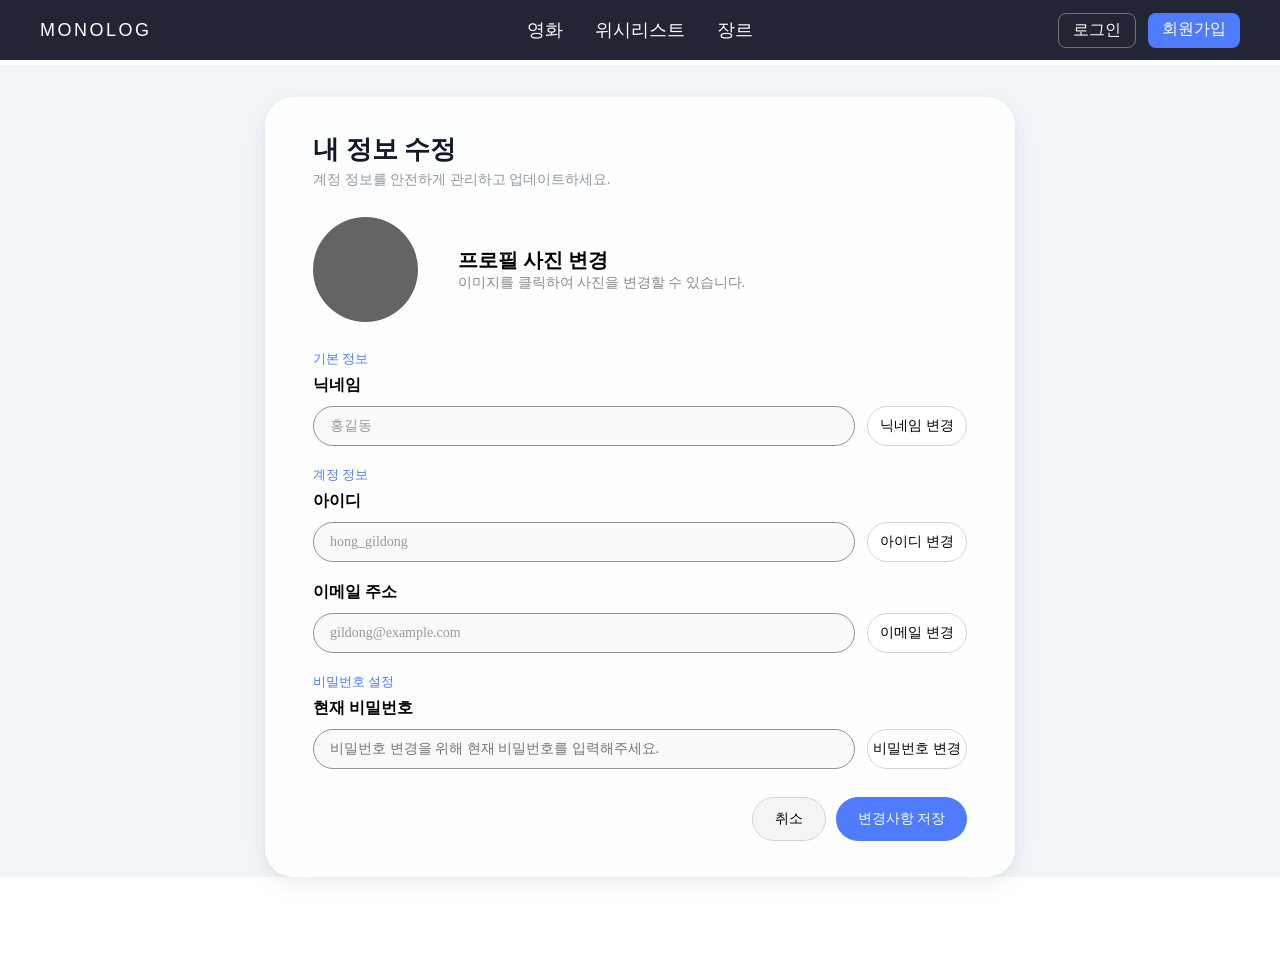
<file: editpage.html>
<!DOCTYPE html>
<html lang="ko">

<head>
    <meta charset="UTF-8" />
    <title>내 정보 수정</title>
    <link rel="stylesheet" href="css/editpage.css" />
    <link rel="stylesheet" href="css/header.css" />
</head>

<body>
    <!-- HEADER -->
    <header class="navbar"></header>

    <!-- PAGE -->
    <main class="page">
        <section class="content">
            <!-- TITLE -->
            <h1>내 정보 수정</h1>
            <p class="desc">계정 정보를 안전하게 관리하고 업데이트하세요.</p>

            <!-- PROFILE -->
            <div class="profile-area">
                <div class="avatar"></div>

                <div class="profile-text">
                    <div class="profile-title">프로필 사진 변경</div>
                    <div class="profile-sub">
                        이미지를 클릭하여 사진을 변경할 수 있습니다.
                    </div>
                </div>
            </div>

            <!-- NICKNAME -->
            <div class="field">
                <span class="field-guide">기본 정보</span>
                <label>닉네임</label>

                <div class="input-wrap">
                    <input value="홍길동" disabled />
                    <button type="button" onclick="openPopup('nickname')">
                        닉네임 변경
                    </button>

                </div>
            </div>

            <!-- ID -->
            <div class="field">
                <span class="field-guide">계정 정보</span>
                <label>아이디</label>

                <div class="input-wrap">
                    <input value="hong_gildong" disabled />
                    <button type="button" onclick="openPopup('id')">
                        아이디 변경
                    </button>
                </div>
            </div>

            <!-- EMAIL -->
            <div class="field">
                <label>이메일 주소</label>

                <div class="input-wrap">
                    <input value="gildong@example.com" disabled />
                    <button type="button" onclick="openPopup('email')">
                        이메일 변경
                    </button>
                </div>
            </div>

            <!-- PASSWORD -->
            <div class="field">
                <span class="field-guide">비밀번호 설정</span>
                <label>현재 비밀번호</label>

                <div class="input-wrap">
                    <input placeholder="비밀번호 변경을 위해 현재 비밀번호를 입력해주세요." disabled />
                    <button type="button" onclick="openPopup('password')">
                        비밀번호 변경
                    </button>
                </div>
            </div>

            <!-- ACTIONS -->
            <div class="actions">
                <button class="cancel">취소</button>
                <button class="save">변경사항 저장</button>
            </div>
        </section>
    </main>

    <!-- TOAST -->
    <div id="toast" class="toast hidden"></div>

    <!-- MODAL -->
    <div id="modal" class="modal hidden" onclick="outsideClose(event)">
        <div class="modal-box" id="modalBox">
            <div class="modal-header">
                <span id="modal-title"></span>
                <button class="close" onclick="closeModal()">✕</button>
            </div>

            <div id="modal-body"></div>

            <button class="modal-save" onclick="saveChange()">
                변경 내용 저장
            </button>
        </div>
    </div>

    <script src="js/editpage.js"></script>
    <script src="js/header.js"></script>
</body>

</html>
</file>
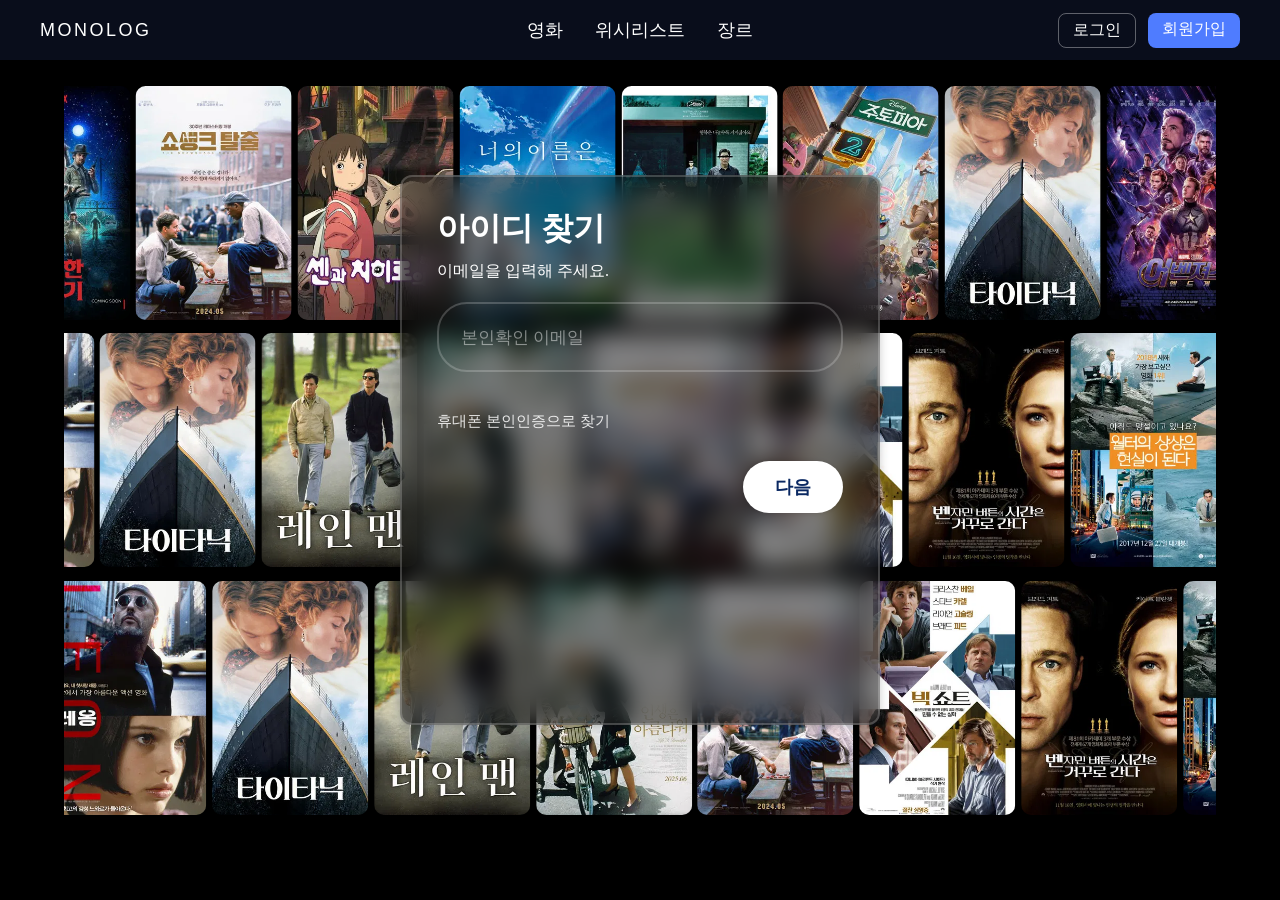
<file: find_id.html>
<!DOCTYPE html>
<html lang="en">

<head>
    <meta charset="UTF-8">
    <meta name="viewport" content="width=device-width, initial-scale=1.0">
    <title>로그인</title>
    <link rel="stylesheet" href="css/find_id.css">
    <link rel="stylesheet" href="css/slider.css">
    <link rel="stylesheet" href="css/header.css">
</head>

<body>
    <!-- 헤더 -->
    <header class="navbar"></header>


    <!-- 슬라이더 영역 -->
    <div class="slider-bg">
        <div class="slider-container">
            <div class="slider-track" id="sliderTrack" data-direction="left" data-speed="0.06" data-start="1">
                <!-- JS에서 이미지 자동 생성 -->
            </div>
        </div>
        <div class="slider-container">
            <div class="slider-track" id="sliderTrack" id="sliderTrack" data-direction="right" data-speed="0.07"
                data-start="30">
                <!-- JS에서 이미지 자동 생성 -->
            </div>
        </div>
        <div class="slider-container">
            <div class="slider-track" id="sliderTrack" id="sliderTrack" data-direction="left" data-speed="0.1"
                data-start="30">
                <!-- JS에서 이미지 자동 생성 -->
            </div>
        </div>
    </div>
    <div class="content">
        <form action="">
            <h2>아이디 찾기</h2>
            <span>이메일을 입력해 주세요.</span>
            <div class="input-box">
                <input type="text" placeholder="본인확인 이메일" required>
            </div>
            <div class="remember">
                <label>
                    <a href="#">휴대폰 본인인증으로 찾기</a>
                </label>
            </div>
            <button type="submit" class="btnn">다음</button>
        </form>
    </div>

    <script src="js/slider.js"></script>
    <script src="js/header.js"></script>

</body>

</html>
</file>
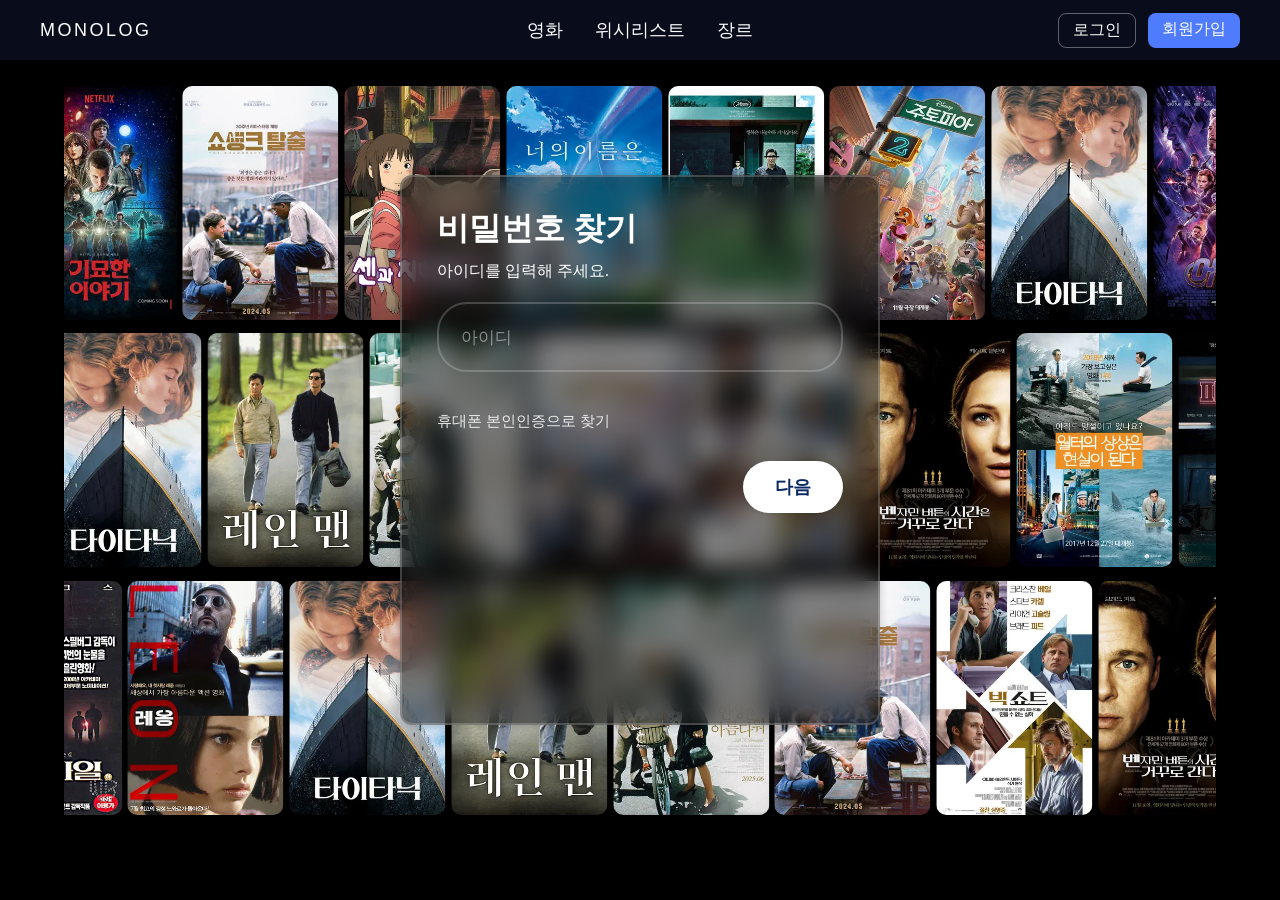
<file: find_pwd.html>
<!DOCTYPE html>
<html lang="en">

<head>
    <meta charset="UTF-8">
    <meta name="viewport" content="width=device-width, initial-scale=1.0">
    <title>로그인</title>
    <link rel="stylesheet" href="css/find_pwd.css">
    <link rel="stylesheet" href="css/slider.css">
    <link rel="stylesheet" href="css/header.css">
</head>

<body>
    <!-- 헤더 -->
    <header class="navbar"></header>


    <!-- 슬라이더 영역 -->
    <div class="slider-bg">
        <div class="slider-container">
            <div class="slider-track" id="sliderTrack" data-direction="left" data-speed="0.06" data-start="1">
                <!-- JS에서 이미지 자동 생성 -->
            </div>
        </div>
        <div class="slider-container">
            <div class="slider-track" id="sliderTrack" id="sliderTrack" data-direction="right" data-speed="0.07"
                data-start="30">
                <!-- JS에서 이미지 자동 생성 -->
            </div>
        </div>
        <div class="slider-container">
            <div class="slider-track" id="sliderTrack" id="sliderTrack" data-direction="left" data-speed="0.1"
                data-start="30">
                <!-- JS에서 이미지 자동 생성 -->
            </div>
        </div>
    </div>
    <div class="content">
        <form action="">
            <h2>비밀번호 찾기</h2>
            <span>아이디를 입력해 주세요.</span>
            <div class="input-box">
                <input type="text" placeholder="아이디" required>
                <i class="ri-user-fill"></i>
            </div>
            <div class="remember">
                <label>
                    <a href="#">휴대폰 본인인증으로 찾기</a>
                </label>
            </div>
            <button type="submit" class="btnn">다음</button>
        </form>
    </div>
    <script src="js/slider.js"></script>
    <script src="js/header.js"></script>
</body>

</html>
</file>
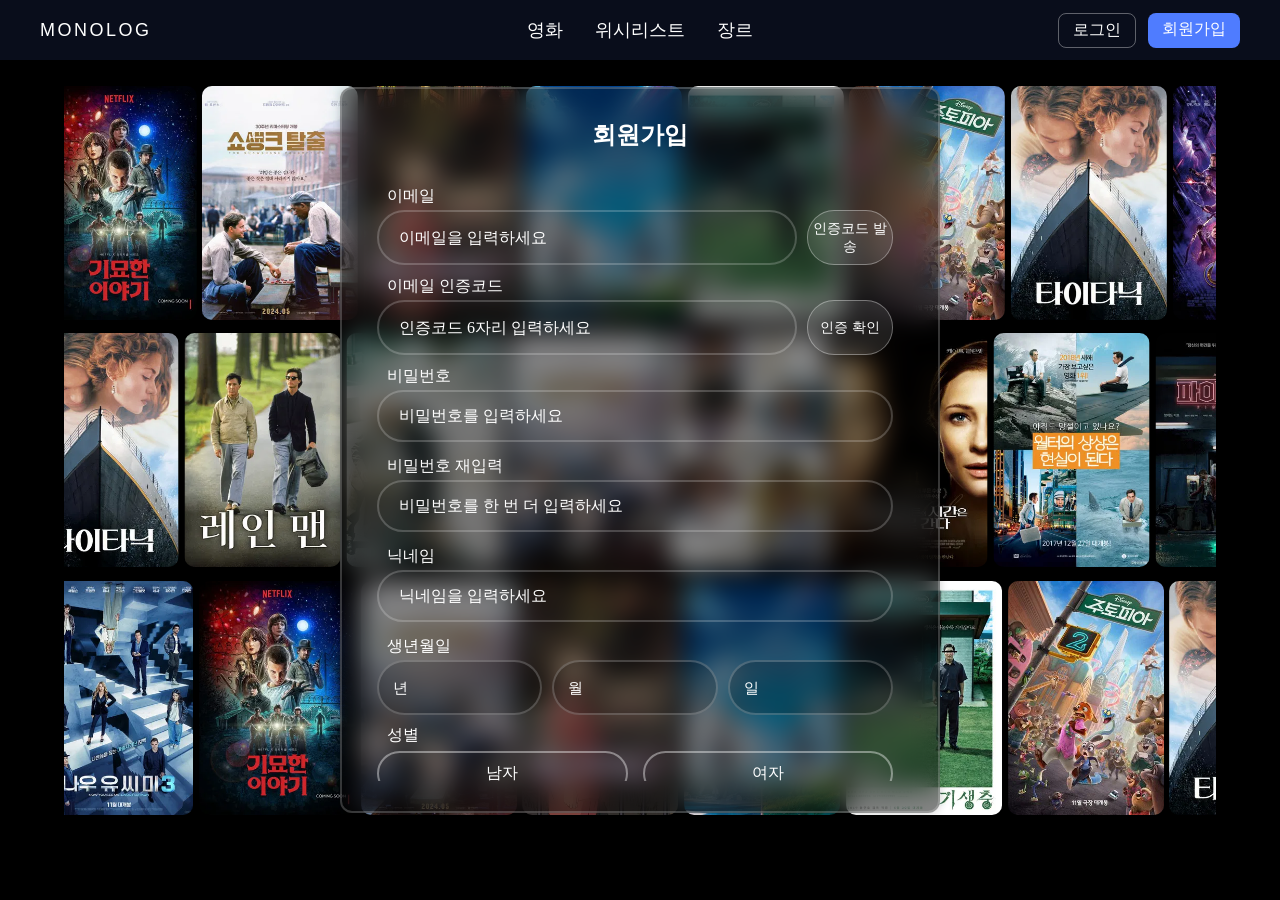
<file: join.html>
﻿<!DOCTYPE html>
<html lang="ko">

<head>
    <meta charset="UTF-8" />
    <meta name="viewport" content="width=device-width, initial-scale=1.0" />
    <title>회원가입</title>
    <link rel="stylesheet" href="css/join.css">
    <link rel="stylesheet" href="css/slider.css">
    <link rel="stylesheet" href="css/header.css">
</head>

<body>
    <header class="navbar"></header>

    <div class="slider-bg">
        <div class="slider-container">
            <div class="slider-track" data-direction="left" data-speed="0.06" data-start="1"></div>
        </div>
        <div class="slider-container">
            <div class="slider-track" data-direction="right" data-speed="0.07" data-start="30"></div>
        </div>
        <div class="slider-container">
            <div class="slider-track" data-direction="left" data-speed="0.10" data-start="50"></div>
        </div>
    </div>

    <div class="content">
        <h2>회원가입</h2>
        <form>
            <div class="input-box">
                <span>이메일</span>
                <div class="line-box">
                    <input type="email" id="email" placeholder="이메일을 입력하세요" required />
                    <button type="button" id="sendCodeBtn" class="verify-btn">인증코드 발송</button>
                </div>
            </div>
            <div class="input-box verify-code-box">
                <span>이메일 인증코드</span>
                <div class="line-box">
                    <input type="text" id="emailCode" placeholder="인증코드 6자리 입력하세요" />
                    <button type="button" id="confirmCodeBtn" class="verify-btn">인증 확인</button>
                </div>
            </div>

            <div class="input-box">
                <span>비밀번호</span>
                <input type="password" id="password" placeholder="비밀번호를 입력하세요" required autocomplete="new-password" />
            </div>

            <div class="input-box">
                <span>비밀번호 재입력</span>
                <input type="password" id="repassword" placeholder="비밀번호를 한 번 더 입력하세요" required autocomplete="new-password" />
            </div>

            <div class="input-box">
                <span>닉네임</span>
                <input type="text" id="nickname" placeholder="닉네임을 입력하세요" required />
            </div>

            <div class="input-box birth-box">
                <span>생년월일</span>
                <div class="birth-select-row">
                    <select id="birthYear" required>
                        <option value="">년</option>
                    </select>
                    <select id="birthMonth" required>
                        <option value="">월</option>
                    </select>
                    <select id="birthDay" required>
                        <option value="">일</option>
                    </select>
                </div>
            </div>

            <span>성별</span>
            <div class="gender-box">
                <button type="button" class="gender-btn" data-gender="male">남자</button>
                <button type="button" class="gender-btn" data-gender="female">여자</button>
                <input type="hidden" name="gender" id="gender" required />
            </div>

            <button type="submit" class="btnn">회원가입</button>
        </form>
    </div>

    <script src="js/slider.js"></script>
    <script src="js/join.js"></script>
    <script src="js/header.js"></script>
</body>

</html>
</file>
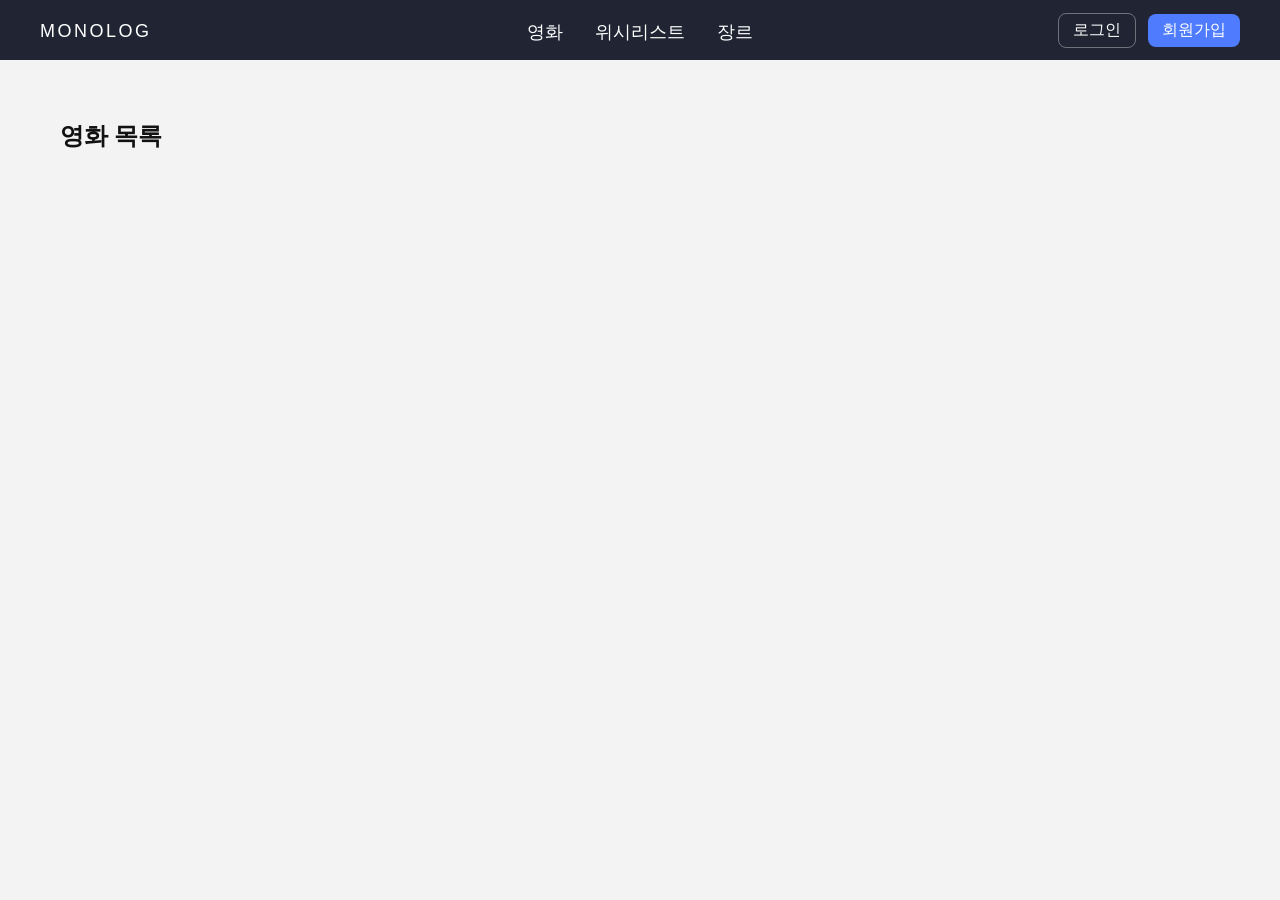
<file: movielist.html>
﻿<!DOCTYPE html>
<html lang="ko">

<head>
    <meta charset="UTF-8">
    <meta name="viewport" content="width=device-width, initial-scale=1.0">
    <title>영화 목록</title>
    <link rel="stylesheet" href="css/movielist.css">
    <link rel="stylesheet" href="css/header.css">
</head>

<body>
    <header class="navbar"></header>

    <main class="container">
        <h2 class="page-title">영화 목록</h2>
        <section id="movieGrid" class="movie-grid"></section>
        <div id="pagination" class="pagination"></div>
    </main>

    <script src="js/movielist.js"></script>
    <script src="js/header.js"></script>
</body>

</html>
</file>
<file: css/editpage.css>
/* RESET */

html,
body {
    height: 100%;
    margin: 0;
    font-family: Pretendard, -apple-system, BlinkMacSystemFont, sans-serif;
}

* {
    box-sizing: border-box;
}

button {
    cursor: pointer;
}

a {
    text-decoration: none;
}

/* PAGE */

.page {
    margin-top: 65px;   
    background: #f1f5f9;
    display: flex;
    justify-content: center;
    align-items: flex-start;
    padding-top: 32px;
}

.profile-title {
    font-weight: 600;
    font-size: 20px;
    margin-left: 20px;
}

.profile-sub {
    font-weight: 400;
    font-size: 14px;
    color: #898989;
    margin-left: 20px;
}


/* CONTENT (핵심) */

.content {
    width: 100%;
    max-width: 750px;
    /* ⬅️ 가로폭 줄임 (사진 느낌) */
    background: #fdfefe;
    border-radius: 28px;
    padding: 40px 48px 36px;
    box-shadow:
        0 8px 24px rgba(15, 23, 42, 0.06),
        0 2px 6px rgba(15, 23, 42, 0.04);
}


/* TITLE */

h1 {
    margin: -5px 0 0;
    font-size: 26px;
    color: #111827;
}

.desc {
    margin: 4px 0 28px;
    font-size: 14px;
    color: #6b7280bd;
}


/* PROFILE */

.profile-area {
    display: flex;
    align-items: center;
    margin-bottom: 28px;
}

.avatar {
    width: 105px;
    height: 105px;
    border-radius: 50%;
    background: #636465;
    margin-right: 20px;
    border: none;
}


/* FIELD */

.field {
    margin-bottom: 20px;
}

.field-guide {
    display: block;
    font-size: 13px;
    font-weight: 500;
    color: #4F7CFF;
    margin-bottom: -8px;
}

.field label {
    font-size: 16px;
    font-weight: 600;
    color: #000000;
    margin-top: 15px;
    margin-bottom: 10px;
    display: block;
}

.input-wrap {
    display: flex;
    gap: 12px;
}

.input-wrap input {
    flex: 1;
    height: 40px;
    padding: 0 16px;
    border-radius: 30px;
    border: 1px solid #929292;
    background: #f9fafb;
    font-size: 14px;
    color: #636363a3;
}

.input-wrap button {
    width: 100px;
    height: 40px;
    border-radius: 30px;
    border: 1px solid #d1d5db;
    background: #fff;
    font-size: 14px;
}


/* ACTIONS */

.actions {
    display: flex;
    justify-content: flex-end;
    margin-top: 28px;
}

.cancel,
.save {
    height: 44px;
    padding: 0 22px;
    border-radius: 12px;
    font-size: 14px;
}

.cancel {
    background: #f3f4f6;
    border: 1px solid #d1d5db;
    border-radius: 30px;
}

.save {
    margin-left: 10px;
    background: #4F7CFF;
    color: #fff;
    border: none;
    border-radius: 30px;
}


/* MODAL */

.modal {
    position: fixed;
    inset: 0;
    background: rgba(0, 0, 0, 0.35);
    backdrop-filter: blur(6px);
    display: flex;
    justify-content: center;
    align-items: center;
    z-index: 9999;
}

.modal.hidden {
    display: none;
}

/* MODAL BOX (공통) */

.modal-box {
    width: 400px;
    border-radius: 22px;
    background: #fff;
    padding: 26px 28px 24px;
    box-shadow: 0 20px 40px rgba(0, 0, 0, 0.15);
}


/* HEADER */

.modal-header {
    display: flex;
    justify-content: space-between;
    align-items: center;
}

.modal-header span {
    font-size: 18px;
    font-weight: 700;
    color: #111;
}

.close {
    border: none;
    background: none;
    font-size: 18px;
    color: #9ca3af;
    cursor: pointer;
}


/* SAVE BUTTON (공통) */

.modal-save {
    margin-top: 22px;
    width: 100%;
    height: 44px;
    border-radius: 999px;
    border: none;
    background: #4f7cff;
    color: #fff;
    font-size: 14px;
    font-weight: 600;
    cursor: pointer;
}


/* GUIDE TEXT (공통) */

.modal-box .guide {
    font-size: 12px;
    font-weight: 400;
    color: #000000;
    margin: 14px 10px 10px;
}

.modal-box .guide:first-child {
    margin-top: 6px;
}


/* NICKNAME / ID */

.modal-box.nickname #modal-body,
.modal-box.id #modal-body {
    margin-top: 18px;
}

.modal-box.nickname input,
.modal-box.id input {
    width: 100%;
    height: 44px;
    border-radius: 999px;
    border: 1px solid #d1d5db;
    padding: 0 16px;
    font-size: 14px;
}

.modal-box.nickname .guide:last-of-type,
.modal-box.id .guide:last-of-type {
    font-size: 11.5px;
    color: #a1a1aa;
    margin-top: 6px;
}


/* EMAIL (사진 그대로) */

.modal-box.email {
    width: 400px;
}

.modal-box.email #modal-body {
    margin-top: 18px;
}

.modal-box.email label {
    font-size: 13px;
    font-weight: 600;
    color: #111;
    margin: 14px 0 6px;
    display: block;
}

.modal-box.input.email2 {
    width: 300px;
}

/* 위: 이메일 + 코드전송 */
.modal-box.email2 .send-code {
    display: flex;
    gap: 10px;
}

.modal-box.email .email-row input {
    flex: 1;
    height: 44px;
    border-radius: 999px;
    border: 1px solid #d1d5db;
    padding: 0 16px;
    font-size: 14px;
}

/* 코드 전송 버튼 */
.modal-box.email .send-code {
    width: 88px;
    height: 44px;
    border-radius: 999px;
    border: 1px solid #d1d5db;
    background: #fff;
    font-size: 13px;
    font-weight: 500;
    cursor: pointer;
    color: #a1a1aa;
    margin-left: 1.5px;
}

/* 아래: 인증 코드 (길게) */
.modal-box.email>#modal-body>input {
    width: 250px;
    height: 44px;
    border-radius: 999px;
    border: 1px solid #d1d5db;
    padding: 0 16px;
    font-size: 14px;
    margin-top: 4px;
}


/* PASSWORD */

.modal-box.password #modal-body {
    margin-top: 18px;
}

.modal-box.password input {
    width: 100%;
    height: 44px;
    border-radius: 999px;
    border: 1px solid #d1d5db;
    padding: 0 16px;
    font-size: 14px;
}

/* TOAST */

.toast {
    width: 400px;
    text-align: center;
    position: fixed;
    bottom: 20px;
    left: 50%;
    transform: translateX(-50%);
    background: #4F7CFF;
    color: #fff;
    padding: 12px 24px;
    border-radius: 30px;
    font-size: 14px;
    z-index: 10000;
}

.toast.hidden {
    display: none;
}
</file>
<file: css/header.css>
/* 공통 스타일 */
* {
    margin: 0;
    padding: 0;
    box-sizing: border-box;
    font-family: 'Pretendard';
    list-style: none;
}

a {
    font-family: 'Pretendard';
    color: inherit;
    text-decoration: none;
}
.logo a {
    font-family: 'Poppins', sans-serif;
    font-weight: 300;
    letter-spacing: 2.5px;
}


:root {
    --main-blue: #4f7cff;
    --main-background: #101522;
}

/*---------------------------------------*/

.navbar a {
    font-size: 18px;
}

.navbar {
    position: fixed;
    top: 0;
    width: 100%;
    height: 60px;
    z-index: 10000;

    display: flex;
    justify-content: space-between;
    align-items: center;
    padding: 16px 40px;

    background-color: rgba(10, 15, 30, 0.9);
    font-size: 18px;
}

.logo {
    font-weight: 700;
    letter-spacing: 1.5px;
    color: #fff;
}

.menu {
    display: flex;
    position: absolute;
    left: 50%;
    top: 50%;
    transform: translate(-50%, -50%);
    gap: 24px;
}

.menu a {
    position: relative;
    padding: 8px 4px;
    color: #fff;
    text-decoration: none;
}

.menu a::after {
    content: "";
    position: absolute;
    left: 50%;
    bottom: -6px;
    width: 0;
    height: 2px;
    background: linear-gradient(90deg, transparent, var(--main-blue), transparent);
    transform: translateX(-50%);
    transition: width 0.35s ease;
}

.menu a:hover::after {
    width: 160%;
}

.user-menu {
    display: flex;
    gap: 12px;
}

.user-menu a:hover {
    opacity: 50%;
}

.user-menu a {
    padding: 6px 14px;
    border-radius: 8px;
    font-size: 14px;
    text-decoration: none;
    color: #fff;
}

.user-menu a:first-child {
    border: 1px solid rgba(255, 255, 255, 0.35);
    font-size: 16px;
}
.user-menu a:last-child {
    background: var(--main-blue);
    font-weight: 500;
    font-size: 16px;
}
.user-menu.login {
    height: 50px;
    display: flex;
    padding: 10px 0;
    align-items: center;
    justify-content: center;
    gap: 10px;
    color: #fff;
    
    padding: 0;
    border-radius: 8px;
    background: none;
    border: none;
}
.user-menu.login li{
    justify-self: start;
}
.user-menu.login li:hover {
    opacity: 100%;
}

.user-menu.login img {
    width: 40px;
    height: 40px;
    border-radius: 50%;
    object-fit: cover;
    padding: 2px;
    border: 0.5px solid #aaa;
}
.user-menu.login ul{
    border-radius: 10px;
    padding: 10px;
}
.user-menu.login ul li:first-child::after {
    content: "";
    display: block; 
    width: 100%;
    height: 1px;
    background: #fff;
    margin: 6px 0;
}
.user-menu.login ul li {
    text-align: left;
}
.user-menu.login ul img {
    width: 25px;
    height: 25px;
    border-radius: 0;
    border: none;
}

.user-menu.login .nickname {
    font-size: 16px;
    white-space: nowrap;
}

.user-menu:hover ul a{
    display: flex;
    align-items: center;
    justify-content: center;
    gap: 10px;

    padding: 5px 13px;
    border-radius: 8px;
    background: none;
    border: none;
} 
.user-menu:hover ul{
    display: block;
}
.user-menu ul img{
    width: 40px;
    height: 40px;
    filter:invert(100);
}
.user-menu ul{
    position: fixed;
    background: rgba(10, 15, 30, 0.9);
    top: 55px;
    right: 10px;
    display: none;
    border: 1px solid #fff;
}

/* =====================
    헤더 반응형 처리
===================== */

@media (max-width: 768px) {

    /* 1. 중앙 메뉴 전체 숨기기 (영화, 애니메이션, 리뷰) */
    .menu {
        display: none;
    }

    /* 2. 회원가입 버튼 숨기기 */
    .user-menu a:last-child {
        display: none;
    }

    .user-menu a {
        background: var(--main-blue);
        font-weight: 500;
        font-size: 16px;
    }

    /* 3. 네비게이션 바 정렬 조정 */
    .navbar {
        padding: 16px 20px;
        /* 좌우 여백을 줄여 공간 확보 */
        justify-content: space-between;
        /* 로고는 왼쪽, 로그인은 오른쪽 끝 배치 */
    }

    .user-menu a:first-child {
        font-size: 15px;
        /* 화면이 작으니 글자 크기 살짝 축소 */
        padding: 8px 10px;
        /* 버튼 형태보다 텍스트 위주로 보이게 조정 */
    }
}
</file>
<file: css/find_id.css>
/* =======================
Reset
======================= */
* {
    margin: 0;
    padding: 0;
    box-sizing: border-box;
    text-decoration: none;
    list-style: none;
    border: none;
    outline: none;
    font-family: 'Pretendard';
    color: #fff;
}

/* =======================
Layout
======================= */
body {
    min-height: 100vh;
    display: flex;
    justify-content: center;
    align-items: center;
    background-color: gray;
}

/* =======================
Content Card
======================= */
.content {
    width: 480px;
    background: #0000007a;
    border: 2px solid rgba(255, 255, 255, 0.2);
    backdrop-filter: blur(13px);
    padding: 40px 45px;
    border-radius: 16px;
    box-shadow: 0 0 10px rgba(0, 0, 0, 0.4);
}

/* 공통 스타일 */
.content {
    display: flex;
    flex-direction: column;
    z-index: 10;
}

/* PC 화면 
   화면 너비가 769px 이상일 때 적용.*/
@media screen and (min-width: 769px) {
    .content {
        position: absolute;
        top: 50%;
        left: 50%;
        height: 550px;
        transform: translate(-50%, -50%);
        background: #0000007a;
        border: 2px solid rgba(255, 255, 255, 0.2);
        backdrop-filter: blur(13px);
        -webkit-backdrop-filter: blur(13px);
        padding: 30px 35px;
        border-radius: 12px;
        box-shadow: 0 0 10px rgba(0, 0, 0, 0.2);
    }
}

/* 모바일 화면 
   화면 너비가 768px 이하일 때 적용.*/
@media screen and (max-width: 768px) {
    .content {
        /* 모바일에서는 화면 중앙에 고정하는 대신 적절한 여백을 줌 */
        position: relative; 
        margin: 50px auto; /* 상하 여백 50px, 좌우 자동 중앙 */
        width: 90%; /* 화면의 90% 차지 */
        max-width: 400px; /* 아무리 커져도 400px 제한 */
        padding: 40px 20px;
        background: #0000007a;
        backdrop-filter: blur(10px);
        -webkit-backdrop-filter: blur(10px);
        border-radius: 20px;
        border: 1px solid rgba(255, 255, 255, 0.2);
    }
}


/* =======================
Title & Text
======================= */
.content h2 {
    font-size: 32px;
    font-weight: 700;
    text-align: left;
    margin-bottom: 10px;
}

/* =======================
Input
======================= */
.input-box {
    position: relative;
    width: 100%;
    height: 70px;
    margin: 20px 0 36px;
}

.input-box input {
    width: 100%;
    height: 100%;
    background: transparent;
    border: 2px solid rgba(255, 255, 255, 0.2);
    border-radius: 30px;
    padding: 22px 50px 22px 22px;
    font-size: 18px;
}

input::placeholder {
    color: #ffffff75;
    font-size: 17px;
}

.input-box i {
    position: absolute;
    top: 50%;
    right: 22px;
    transform: translateY(-50%);
    font-size: 20px;
}

/* =======================
Remember
======================= */
.remember {
    font-size: 15px;
    margin: 40px 0 30px;
}

.remember a {
    color: #ffffffdd;
}

/* =======================
Button
======================= */
.btnn {
    display: block;
    width: 100px;
    height: 52px;
    margin: 30px 0 20px auto;
    background: #fff;
    color: #0a2862;
    border-radius: 30px;
    font-size: 18px;
    font-weight: 600;
    text-align: center;
    cursor: pointer;
    box-shadow: 0 0 5px rgba(0, 0, 0, 0.1);
}

/* =======================
Input UX 제거
======================= */
input::-ms-reveal,
input::-ms-clear {
    display: none;
}

input::-webkit-credentials-auto-fill-button,
input::-webkit-clear-button,
input::-webkit-inner-spin-button,
input::-webkit-contacts-auto-fill-button {
    display: none !important;
}
</file>
<file: css/slider.css>
body {
    margin: 0;
    font-family: Arial;
    overflow: hidden;
}

.slider-bg {
    width: 100%;
    height: 100%;

    position: fixed;
    top: 0;
    left: 0;

    display: flex;
    flex-direction: column;
    gap: 1.5%;
    justify-content: center;
    align-items: center;

    overflow: hidden;
    background: #000;
}

.slider-container {
    height: 26%;
    width: 90%;
    overflow: hidden;
}

.slider-track {
    width: 100%;
    height: 100%;
    display: flex;
    gap: 0.5%;
}

.slider-track img {
    width: 15%;
    object-fit: scale-down;
    border-radius: 10px;
}

@media screen and (max-width: 768px) {
    .slider-track img {
        width: 25%;
        object-fit: scale-down;
        border-radius: 10px;
    }
}
</file>
<file: css/find_pwd.css>
/* =======================
Reset
======================= */
* {
    margin: 0;
    padding: 0;
    box-sizing: border-box;
    text-decoration: none;
    list-style: none;
    border: none;
    outline: none;
    font-family: 'Pretendard';
    color: #fff;
}

/* =======================
Layout
======================= */
body {
    min-height: 100vh;
    display: flex;
    justify-content: center;
    align-items: center;
    background-color: gray;
}

/* =======================
Content Card
======================= */
.content {
    width: 480px;
    background: #0000007a;
    border: 2px solid rgba(255, 255, 255, 0.2);
    backdrop-filter: blur(13px);
    padding: 40px 45px;
    border-radius: 16px;
    box-shadow: 0 0 10px rgba(0, 0, 0, 0.1);
}

/* 공통 스타일 */
.content {
    display: flex;
    flex-direction: column;
    z-index: 10;
}

/* PC 화면 
   화면 너비가 769px 이상일 때 적용.*/
@media screen and (min-width: 769px) {
    .content {
        position: absolute;
        top: 50%;
        left: 50%;
        transform: translate(-50%, -50%);
        height: 550px;
        background: #0000007a;
        border: 2px solid rgba(255, 255, 255, 0.2);
        backdrop-filter: blur(13px);
        -webkit-backdrop-filter: blur(13px);
        padding: 30px 35px;
        border-radius: 12px;
        box-shadow: 0 0 10px rgba(0, 0, 0, 0.2);
    }
}

/* 모바일 화면 
   화면 너비가 768px 이하일 때 적용.*/
@media screen and (max-width: 768px) {
    .content {
        /* 모바일에서는 화면 중앙에 고정하는 대신 적절한 여백을 줌 */
        position: relative; 
        margin: 50px auto; /* 상하 여백 50px, 좌우 자동 중앙 */
        width: 90%; /* 화면의 90% 차지 */
        max-width: 400px; /* 아무리 커져도 400px 제한 */
        padding: 40px 20px;
        background: #0000007a;
        backdrop-filter: blur(10px);
        -webkit-backdrop-filter: blur(10px);
        border-radius: 20px;
        border: 1px solid rgba(255, 255, 255, 0.2);
    }
}


/* =======================
Title & Text
======================= */
.content h2 {
    font-size: 32px;
    font-weight: 700;
    text-align: left;
    margin-bottom: 10px;
}

/* =======================
Input
======================= */
.input-box {
    position: relative;
    width: 100%;
    height: 70px;
    margin: 20px 0 36px;
}

.input-box input {
    width: 100%;
    height: 100%;
    background: transparent;
    border: 2px solid rgba(255, 255, 255, 0.2);
    border-radius: 30px;
    padding: 22px 50px 22px 22px;
    font-size: 18px;
}

input::placeholder {
    color: #ffffff75;
    font-size: 17px;
}

.input-box i {
    position: absolute;
    top: 50%;
    right: 22px;
    transform: translateY(-50%);
    font-size: 20px;
}

/* =======================
Remember
======================= */
.remember {
    font-size: 15px;
    margin: 40px 0 30px;
}

.remember a {
    color: #ffffffdd;
}

/* =======================
Button
======================= */
.btnn {
    display: block;
    width: 100px;
    height: 52px;
    margin: 30px 0 20px auto;
    background: #fff;
    color: #0a2862;
    border-radius: 30px;
    font-size: 18px;
    font-weight: 600;
    text-align: center;
    cursor: pointer;
    box-shadow: 0 0 5px rgba(0, 0, 0, 0.1);
}

/* =======================
Input UX 제거
======================= */
input::-ms-reveal,
input::-ms-clear {
    display: none;
}

input::-webkit-credentials-auto-fill-button,
input::-webkit-clear-button,
input::-webkit-inner-spin-button,
input::-webkit-contacts-auto-fill-button {
    display: none !important;
}
</file>
<file: css/join.css>
﻿* {
    margin: 0;
    padding: 0;
    box-sizing: border-box;
    text-decoration: none;
    list-style-type: none;
    border: none;
    outline: none;
    font-family: 'Pretendard';
    color: #fff;
}

body {
    min-height: 100vh;
    width: 100%;
    background-size: cover;
    background-position: center;
    background-color: gray;
}

.content {
    display: flex;
    flex-direction: column;
    z-index: 10;
}

@media screen and (min-width: 769px) {
    .content {
        position: absolute;
        top: 50%;
        left: 50%;
        transform: translate(-50%, -50%);
        width: 600px;
        background: #0000007a;
        border: 2px solid rgba(255, 255, 255, 0.2);
        backdrop-filter: blur(13px);
        -webkit-backdrop-filter: blur(13px);
        padding: 30px 35px;
        border-radius: 12px;
        box-shadow: 0 0 10px rgba(0, 0, 0, 0.2);
    }
}

@media screen and (max-width: 768px) {
    .content {
        position: fixed;
        top: 50%;
        left: 50%;
        transform: translate(-50%, -60%);
        margin: 50px auto;
        width: 90%;
        max-width: 400px;
        padding: 40px 20px;
        background: #0000007a;
        backdrop-filter: blur(10px);
        -webkit-backdrop-filter: blur(10px);
        border-radius: 20px;
        border: 1px solid rgba(255, 255, 255, 0.2);
    }
}
form{
    height: 70vh;
    overflow-y: scroll;
    overflow-x: hidden;
    scrollbar-width: thin;
    scrollbar-color: rgba(255, 255, 255, 0.45) rgba(255, 255, 255, 0.08);
    padding-right: 10px;
}

form::-webkit-scrollbar {
    width: 10px;
}

form::-webkit-scrollbar-track {
    background: rgba(255, 255, 255, 0.08);
    border-radius: 999px;
}

form::-webkit-scrollbar-thumb {
    background: linear-gradient(180deg, rgba(255, 255, 255, 0.55), rgba(255, 255, 255, 0.35));
    border-radius: 999px;
    border: 2px solid rgba(255, 255, 255, 0.08);
}

form::-webkit-scrollbar-thumb:hover {
    background: linear-gradient(180deg, rgba(255, 255, 255, 0.72), rgba(255, 255, 255, 0.5));
}

.content h2 {
    font-style: 38px;
    font-weight: 700;
    text-align: center;
}

.content .input-box {
    position: relative;
    width: 100%;
    height: 55px;
    margin: 35px 0;
}

.content .input-box input {
    background: transparent;
    width: 100%;
    border: 2px solid rgba(255, 255, 255, 0.2);
    border-radius: 30px;
    padding: 15px 20px;
    font-size: 16px;
    color: #fff;
}
.line-box{
    display: flex;
    gap: 10px;
}
input::placeholder {
    color: #fff;
    font-size: 16px;
}

span {
    margin-left: 10px;
    margin-bottom: 3px;
    display: block;
}

.btnn {
    display: inline-block;
    background: #fff;
    color: #0a2862;
    width: 100%;
    height: 45px;
    border-radius: 30px;
    font-size: 16px;
    font-weight: 600;
    text-align: center;
    box-shadow: 0 0 5px rgba(0, 0, 0, 0.1);
    cursor: pointer;
    margin: 16px 0;
}

.gender-box {
    display: flex;
    gap: 15px;
    margin: 5px 0 20px;
}

.gender-btn {
    flex: 1;
    height: 45px;
    border-radius: 30px;
    border: 2px solid rgba(255, 255, 255, 0.4);
    background: transparent;
    color: #fff;
    font-size: 16px;
    font-weight: 500;
    cursor: pointer;
    transition: 0.3s;
}

.gender-btn:hover {
    background: rgba(255, 255, 255, 0.15);
}

.gender-btn.active {
    background: #fff;
    color: #0a2862;
    font-weight: 600;
}

.content .input-box.birth-box {
    height: auto !important;
    margin-bottom: 10px;
}

.content .input-box.verify-code-box {
    margin-top: 16px;
    margin-bottom: 10px;    
}

.verify-row {
    display: flex;
    align-items: center;
    gap: 10px;
    margin: 0 0 10px;
}

.verify-btn {
    width: 17%;
    min-width: 85px;
    height: 55px;
    border-radius: 27px;
    border: 1px solid rgba(255, 255, 255, 0.35);
    background: rgba(255, 255, 255, 0.1);
    color: #fff;
    text-align: center;
    cursor: pointer;
    font-size: 14px;
}
.content .input-box .line-box input {
    width: 83%;
}
.verify-btn:hover {
    background: rgba(255, 255, 255, 0.2);
}

.verify-status {
    margin: 0;
    color: #ffd36b;
    font-size: 14px;
}

.birth-select-row {
    display: grid;
    grid-template-columns: 1fr 1fr 1fr;
    gap: 10px;
}

.birth-select-row select {
    height: 55px;
    width: 100%;
    border: 2px solid rgba(255, 255, 255, 0.2);
    border-radius: 30px;
    background: rgba(0, 0, 0, 0.2);
    color: #fff;
    font-size: 15px;
    padding: 0 14px;
    appearance: none;
}

.birth-select-row select:focus {
    border-color: rgba(79, 124, 255, 0.9);
}

.birth-select-row option {
    color: #111;
}
</file>
<file: css/movielist.css>
﻿* {
    margin: 0;
    padding: 0;
    box-sizing: border-box;
}

body {
    background: #f3f3f3;
    color: #111;
    padding-top: 80px;
}

a {
    text-decoration: none;
}


.logo {
    font-weight: 700;
    color: #fff;
    font-size: 20px;
}

.navbar {
    position: fixed;
    top: 0;
    left: 0;
    width: 100%;
    z-index: 1000;

    display: flex;
    justify-content: space-between;
    align-items: center;

    padding: 16px 40px;
    background-color: #0a0f1e;
    backdrop-filter: blur(6px);

    font-size: 20px;
}

.logout {
    color: #fff;
    font-weight: 500;
    font-size: 18px;
}

.menu {
    display: flex;
    align-items: center;
    gap: 24px;
    margin-right: 41.5px;
    margin-top: 1.5px;
}

.menu a {
    position: relative;
    padding: 8px 4px;
    color: white;
}

.menu a::after {
    content: "";
    position: absolute;
    left: 50%;
    bottom: -6px;
    width: 0;
    height: 2px;
    background: linear-gradient(90deg, transparent, #4f7cff, transparent);
    transform: translateX(-50%);
    transition: width 0.35s ease;
}

.menu a:hover::after {
    width: 180%;
}

.user-menu {
    display: flex;
    align-items: center;
    gap: 12px;
}

.user-menu a {
    padding: 6px 14px;
    border-radius: 8px;
    font-size: 15px;
    color: white;
}

.user-menu a:first-child {
    border: 1px solid rgba(255, 255, 255, 0.35);
}

.user-menu a:first-child:hover {
    background: rgba(255, 255, 255, 0.12);
}

.user-menu a:last-child {
    background: #4f7cff;
    color: #fff;
}

.user-menu a:last-child:hover {
    opacity: 0.9;
}

.container {
    max-width: 1200px;
    margin: 40px auto;
    padding: 0 20px;
}

.page-title {
    margin-bottom: 20px;
}

.movie-grid {
    display: grid;
    grid-template-columns: repeat(4, 1fr);
    gap: 22px;
}

.movie-card {
    background: #fff;
    border-radius: 14px;
    overflow: hidden;
    box-shadow: 0 6px 16px rgba(0, 0, 0, 0.08);
    transition: 0.2s;
}

.movie-card:hover {
    transform: translateY(-5px);
}

.movie-card img {
    width: 100%;
    aspect-ratio: 2/3;
    object-fit: cover;
}

/* 카드 정보 영역 */
.card-info {
    padding: 12px;
}

.card-top {
    display: flex;
    justify-content: space-between;
    align-items: center;
    margin-bottom: 6px;
}

.genre {
    font-size: 12px;
    font-weight: bold;
    color: #4f7cff;
}

.rating {
    font-size: 12px;
    color: #f5b400;
    font-weight: bold;
}

.title {
    font-size: 14px;
    margin-bottom: 4px;
}

.date {
    font-size: 12px;
    color: #777;
}

/* 페이지네이션 */

.pagination {
    margin-top: 40px;
    display: flex;
    justify-content: center;
    gap: 8px;
}

.pagination button {
    width: 35px;
    padding: 8px 12px;
    border: none;
    border-radius: 6px;
    background: #ddd;
    cursor: pointer;
}

.pagination button.active {
    background: #0a0f1e;
    color: white;
}

/* 반응형 */

@media (max-width: 1000px) {
    .movie-grid {
        grid-template-columns: repeat(3, 1fr);
    }
}

@media (max-width: 700px) {
    .movie-grid {
        grid-template-columns: repeat(2, 1fr);
    }
}

.arrow-btn {
    background: #4f7cff;
    color: white;
    font-weight: bold;
    width: 35px;
}

.arrow-btn::before {
    width: 100px;
    height: 100px;
}

.arrow-btn:hover {
    background: #3b63d6;
}

.card-poster {
    position: relative;
}

.wish-btn {
    position: absolute;
    top: 10px;
    right: 10px;

    width: 45px;
    height: 45px;

    border-radius: 999px;
    border: none;
    background: rgba(0, 0, 0, 0.35);
    backdrop-filter: blur(4px);

    display: flex;
    align-items: center;
    justify-content: center;

    cursor: pointer;
    transition: background .15s ease, transform .15s ease, box-shadow .15s ease;
}

.wish-icon {
    width: 25px;
    height: 25px;

    background-image: url("../images/ui/heart_stroke.png"); /* 기존 하트 */
    background-size: contain;
    background-repeat: no-repeat;
    background-position: center;
}

.wish-btn:hover {
    background: rgba(180, 180, 180, 0.42);
    transform: scale(1.05);
    box-shadow: 0 8px 20px rgba(0,0,0,.25);
}

.wish-btn.on .wish-icon {
    background-image: url("../images/ui/heart_stroke.png");
}
</file>
